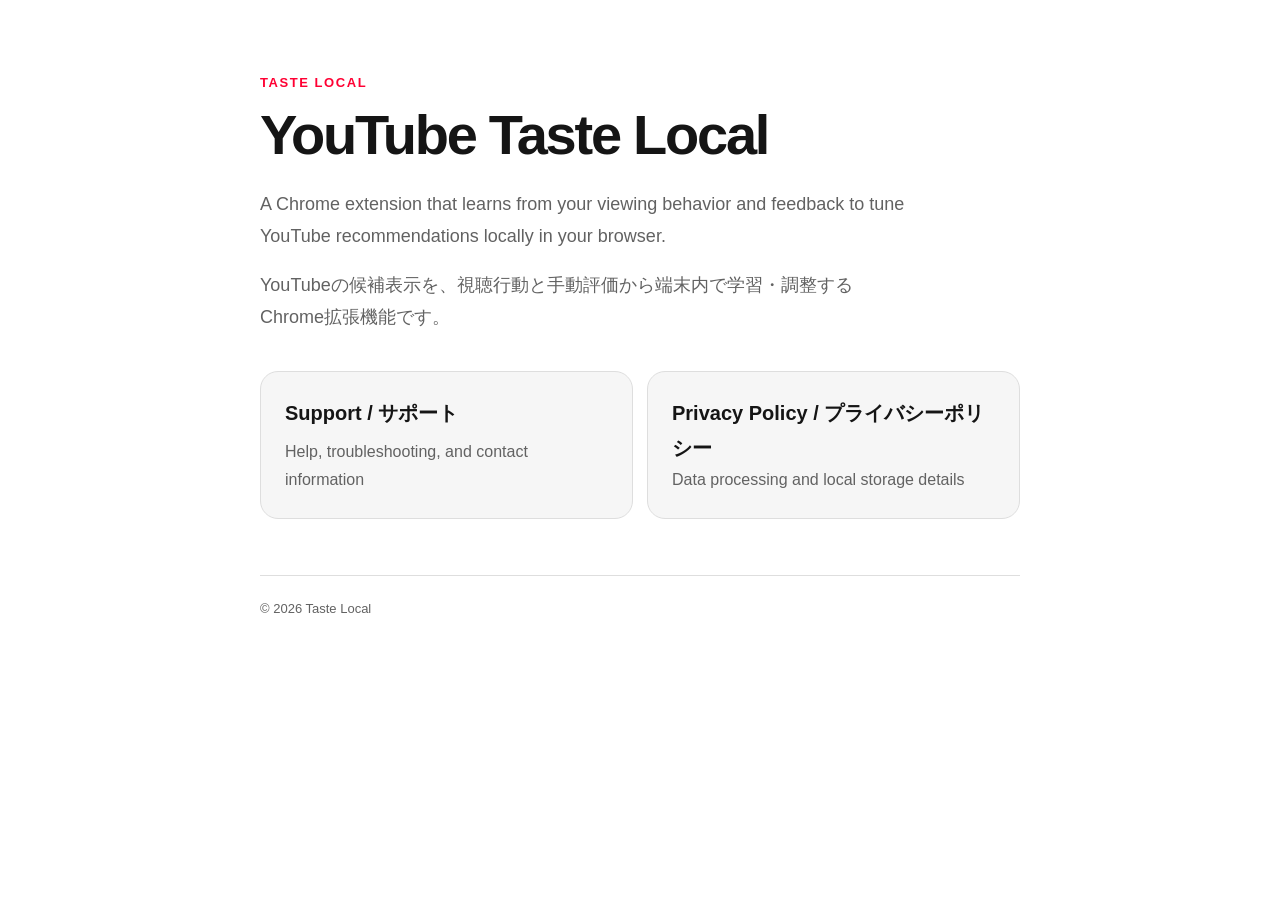
<file: index.html>
﻿<!doctype html>
<html lang="en">
<head>
  <meta charset="utf-8">
  <meta name="viewport" content="width=device-width, initial-scale=1">
  <title>YouTube Taste Local</title>
  <link rel="stylesheet" href="./style.css">
</head>
<body>
  <main class="container">
    <p class="eyebrow">Taste Local</p>
    <h1>YouTube Taste Local</h1>
    <p class="lead">A Chrome extension that learns from your viewing behavior and feedback to tune YouTube recommendations locally in your browser.</p>
    <p class="lead ja">YouTubeの候補表示を、視聴行動と手動評価から端末内で学習・調整するChrome拡張機能です。</p>
    <nav class="cards" aria-label="Public information">
      <a class="card" href="./support.html">
        <strong>Support / サポート</strong>
        <span>Help, troubleshooting, and contact information</span>
      </a>
      <a class="card" href="./privacy.html">
        <strong>Privacy Policy / プライバシーポリシー</strong>
        <span>Data processing and local storage details</span>
      </a>
    </nav>
    <footer>© 2026 Taste Local</footer>
  </main>
</body>
</html>
</file>
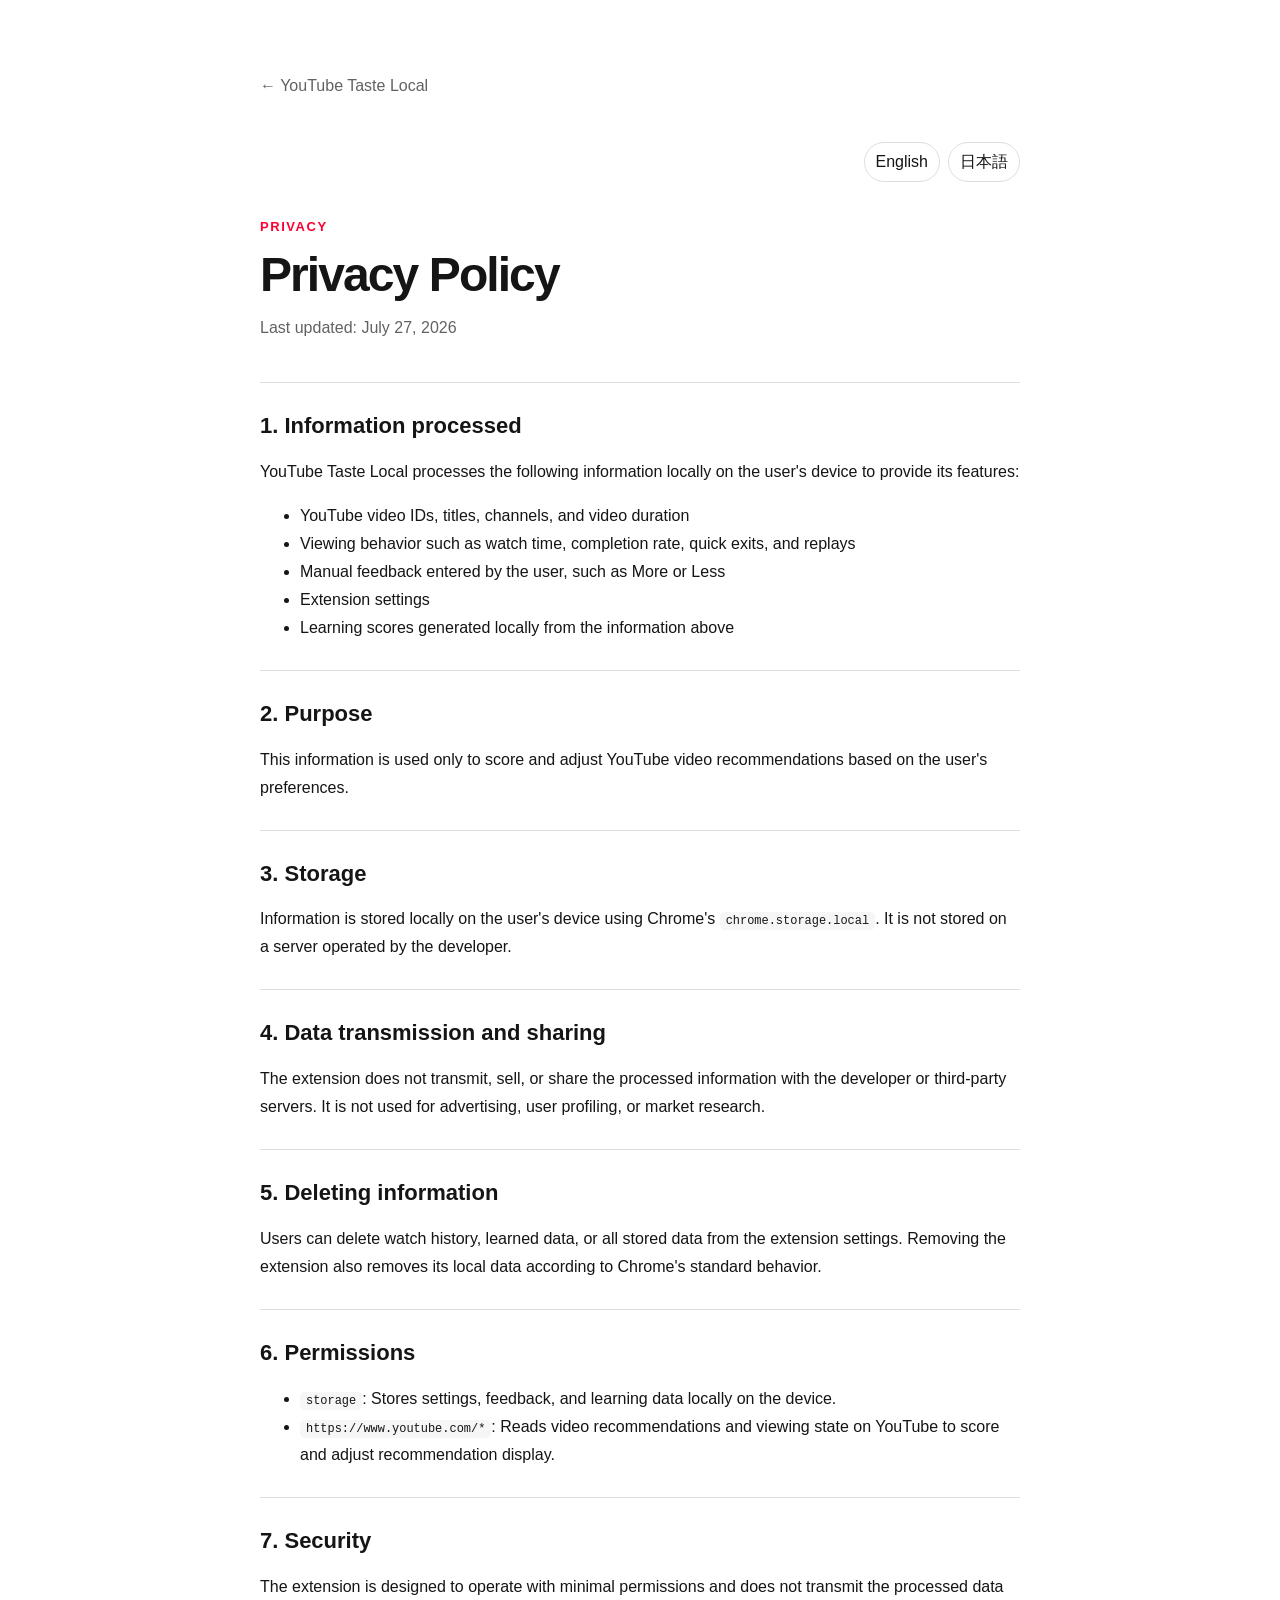
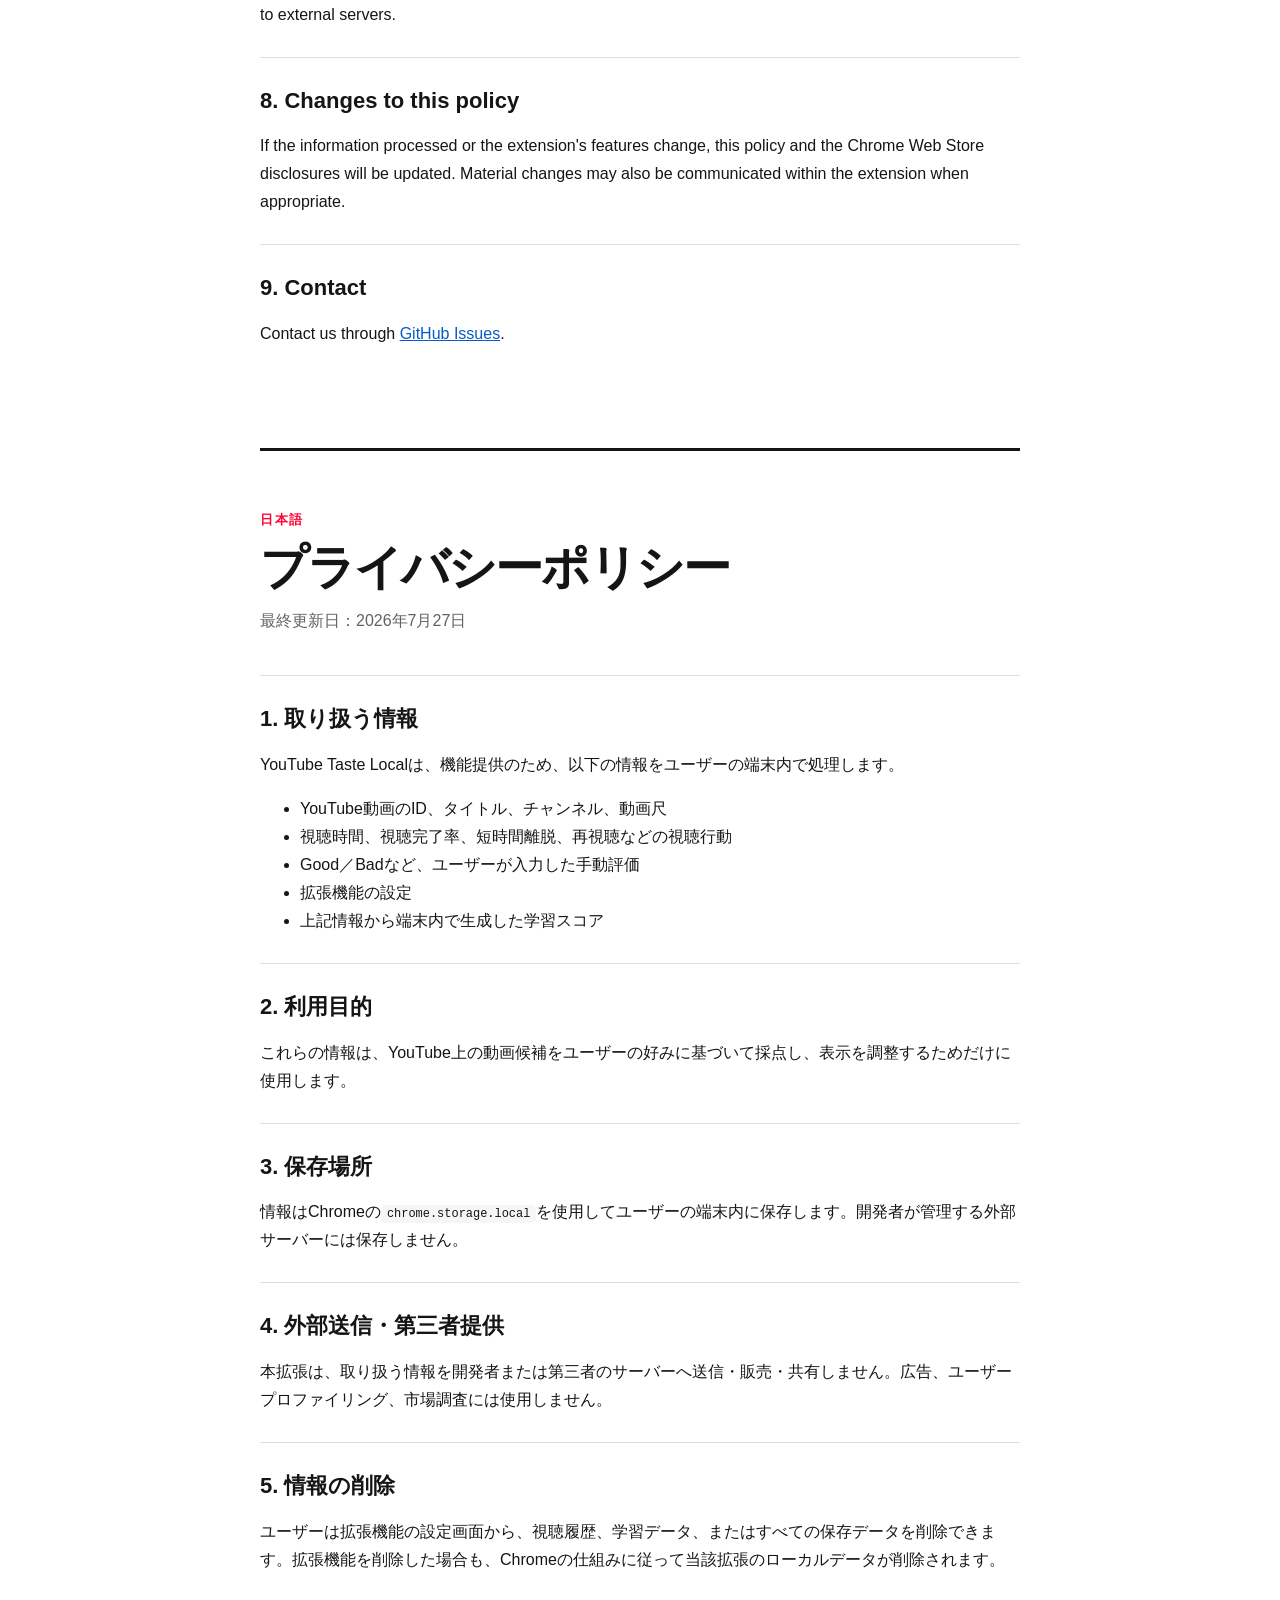
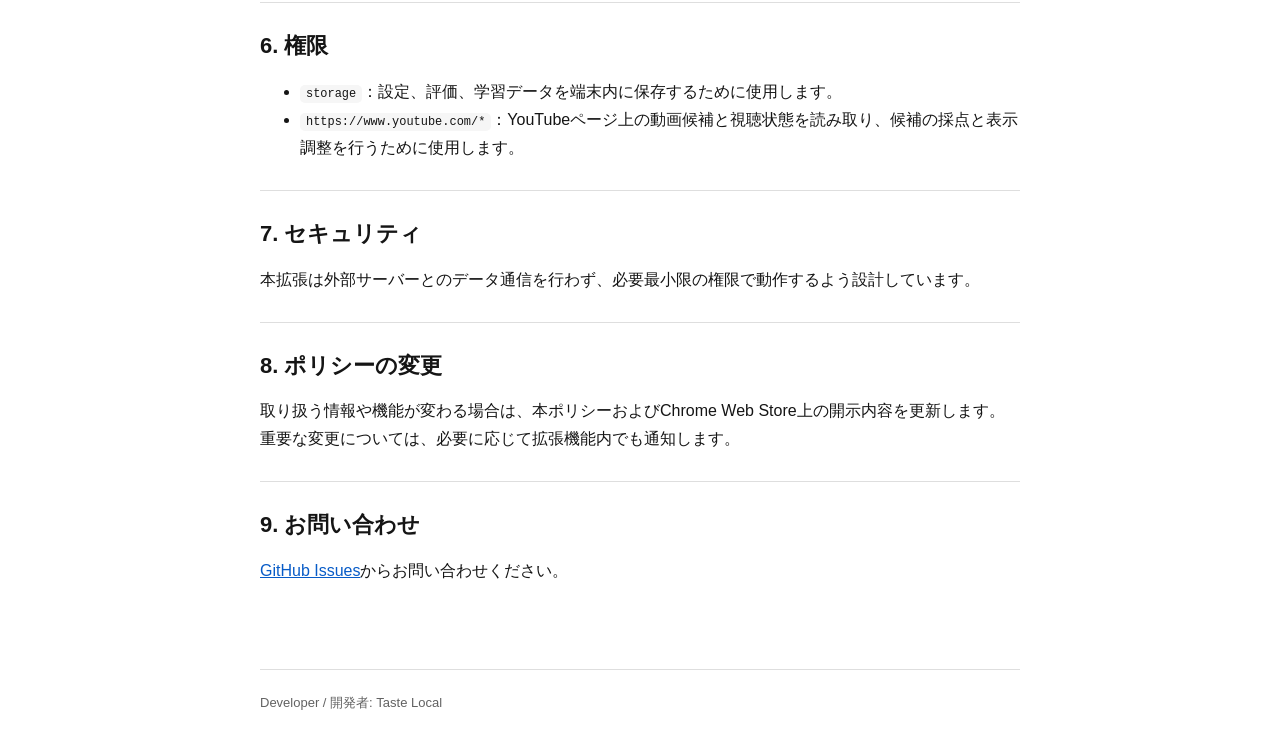
<file: privacy.html>
﻿<!doctype html>
<html lang="en">
<head>
  <meta charset="utf-8">
  <meta name="viewport" content="width=device-width, initial-scale=1">
  <title>Privacy Policy — YouTube Taste Local</title>
  <link rel="stylesheet" href="./style.css">
</head>
<body>
  <main class="container document">
    <a class="back" href="./">← YouTube Taste Local</a>
    <nav class="language-nav" aria-label="Language"><a href="#english">English</a><a href="#japanese">日本語</a></nav>
    <div id="english" lang="en">
      <p class="eyebrow">Privacy</p>
      <h1>Privacy Policy</h1>
      <p class="updated">Last updated: July 27, 2026</p>

      <section>
        <h2>1. Information processed</h2>
        <p>YouTube Taste Local processes the following information locally on the user's device to provide its features:</p>
        <ul>
          <li>YouTube video IDs, titles, channels, and video duration</li>
          <li>Viewing behavior such as watch time, completion rate, quick exits, and replays</li>
          <li>Manual feedback entered by the user, such as More or Less</li>
          <li>Extension settings</li>
          <li>Learning scores generated locally from the information above</li>
        </ul>
      </section>

      <section>
        <h2>2. Purpose</h2>
        <p>This information is used only to score and adjust YouTube video recommendations based on the user's preferences.</p>
      </section>

      <section>
        <h2>3. Storage</h2>
        <p>Information is stored locally on the user's device using Chrome's <code>chrome.storage.local</code>. It is not stored on a server operated by the developer.</p>
      </section>

      <section>
        <h2>4. Data transmission and sharing</h2>
        <p>The extension does not transmit, sell, or share the processed information with the developer or third-party servers. It is not used for advertising, user profiling, or market research.</p>
      </section>

      <section>
        <h2>5. Deleting information</h2>
        <p>Users can delete watch history, learned data, or all stored data from the extension settings. Removing the extension also removes its local data according to Chrome's standard behavior.</p>
      </section>

      <section>
        <h2>6. Permissions</h2>
        <ul>
          <li><code>storage</code>: Stores settings, feedback, and learning data locally on the device.</li>
          <li><code>https://www.youtube.com/*</code>: Reads video recommendations and viewing state on YouTube to score and adjust recommendation display.</li>
        </ul>
      </section>

      <section>
        <h2>7. Security</h2>
        <p>The extension is designed to operate with minimal permissions and does not transmit the processed data to external servers.</p>
      </section>

      <section>
        <h2>8. Changes to this policy</h2>
        <p>If the information processed or the extension's features change, this policy and the Chrome Web Store disclosures will be updated. Material changes may also be communicated within the extension when appropriate.</p>
      </section>

      <section>
        <h2>9. Contact</h2>
        <p>Contact us through <a href="https://github.com/josai41/youtube-taste-local/issues">GitHub Issues</a>.</p>
      </section>
    </div>

    <div id="japanese" class="language-section" lang="ja">
      <p class="eyebrow">日本語</p>
      <h1>プライバシーポリシー</h1>
      <p class="updated">最終更新日：2026年7月27日</p>

      <section>
        <h2>1. 取り扱う情報</h2>
        <p>YouTube Taste Localは、機能提供のため、以下の情報をユーザーの端末内で処理します。</p>
        <ul>
          <li>YouTube動画のID、タイトル、チャンネル、動画尺</li>
          <li>視聴時間、視聴完了率、短時間離脱、再視聴などの視聴行動</li>
          <li>Good／Badなど、ユーザーが入力した手動評価</li>
          <li>拡張機能の設定</li>
          <li>上記情報から端末内で生成した学習スコア</li>
        </ul>
      </section>

      <section>
        <h2>2. 利用目的</h2>
        <p>これらの情報は、YouTube上の動画候補をユーザーの好みに基づいて採点し、表示を調整するためだけに使用します。</p>
      </section>

      <section>
        <h2>3. 保存場所</h2>
        <p>情報はChromeの<code>chrome.storage.local</code>を使用してユーザーの端末内に保存します。開発者が管理する外部サーバーには保存しません。</p>
      </section>

      <section>
        <h2>4. 外部送信・第三者提供</h2>
        <p>本拡張は、取り扱う情報を開発者または第三者のサーバーへ送信・販売・共有しません。広告、ユーザープロファイリング、市場調査には使用しません。</p>
      </section>

      <section>
        <h2>5. 情報の削除</h2>
        <p>ユーザーは拡張機能の設定画面から、視聴履歴、学習データ、またはすべての保存データを削除できます。拡張機能を削除した場合も、Chromeの仕組みに従って当該拡張のローカルデータが削除されます。</p>
      </section>

      <section>
        <h2>6. 権限</h2>
        <ul>
          <li><code>storage</code>：設定、評価、学習データを端末内に保存するために使用します。</li>
          <li><code>https://www.youtube.com/*</code>：YouTubeページ上の動画候補と視聴状態を読み取り、候補の採点と表示調整を行うために使用します。</li>
        </ul>
      </section>

      <section>
        <h2>7. セキュリティ</h2>
        <p>本拡張は外部サーバーとのデータ通信を行わず、必要最小限の権限で動作するよう設計しています。</p>
      </section>

      <section>
        <h2>8. ポリシーの変更</h2>
        <p>取り扱う情報や機能が変わる場合は、本ポリシーおよびChrome Web Store上の開示内容を更新します。重要な変更については、必要に応じて拡張機能内でも通知します。</p>
      </section>

      <section>
        <h2>9. お問い合わせ</h2>
        <p><a href="https://github.com/josai41/youtube-taste-local/issues">GitHub Issues</a>からお問い合わせください。</p>
      </section>
    </div>

    <footer>Developer / 開発者: Taste Local</footer>
  </main>
</body>
</html>
</file>
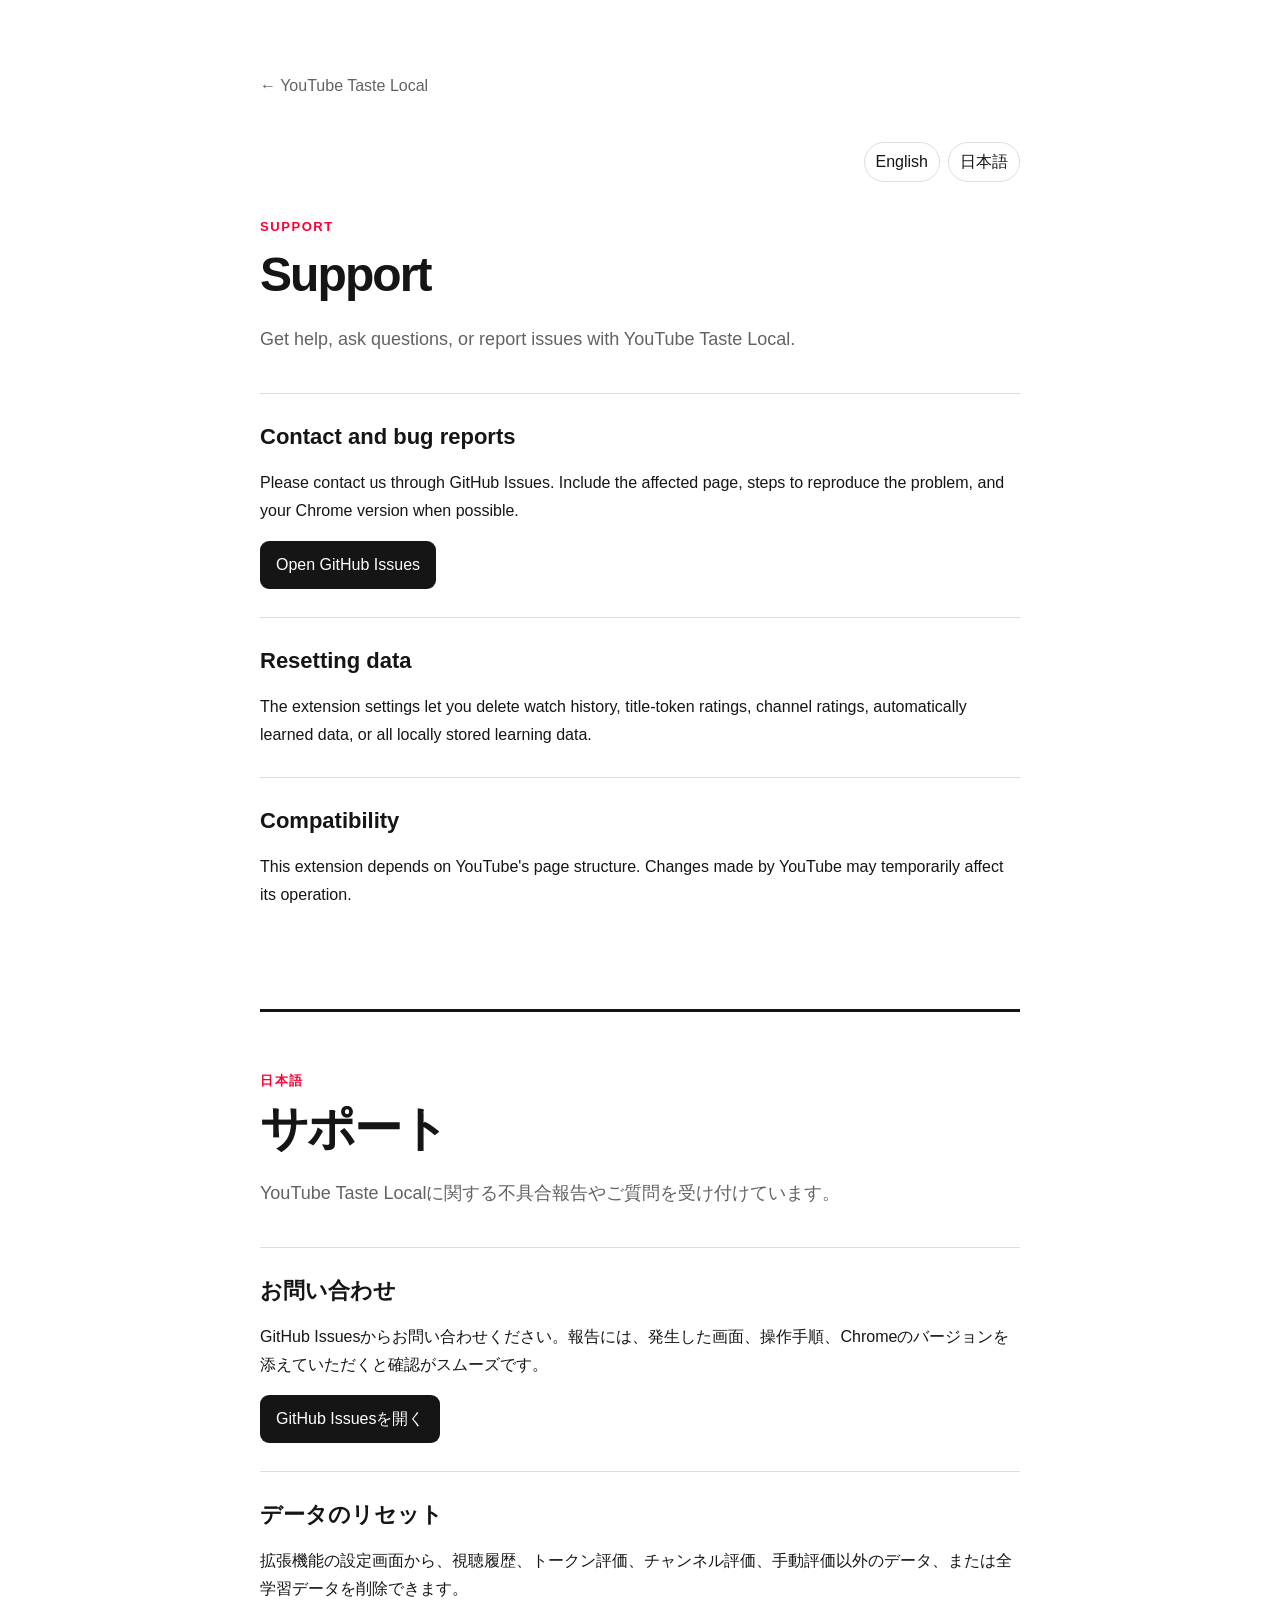
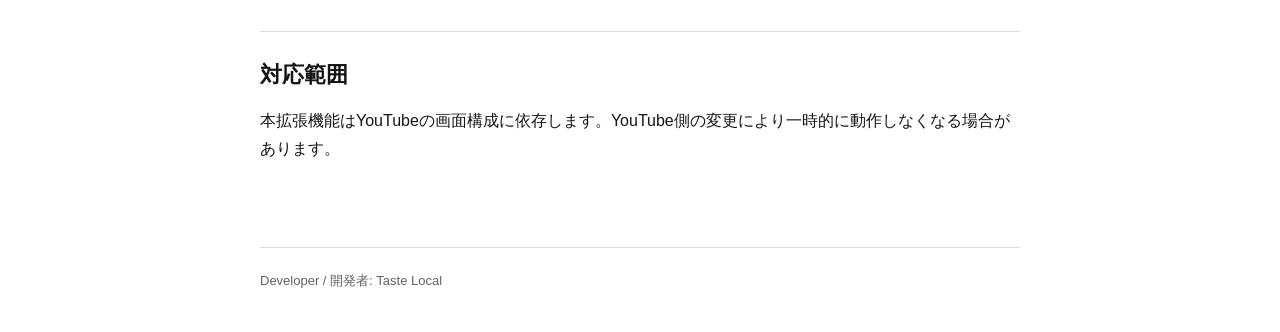
<file: support.html>
﻿<!doctype html>
<html lang="en">
<head>
  <meta charset="utf-8">
  <meta name="viewport" content="width=device-width, initial-scale=1">
  <title>Support — YouTube Taste Local</title>
  <link rel="stylesheet" href="./style.css">
</head>
<body>
  <main class="container document">
    <a class="back" href="./">← YouTube Taste Local</a>
    <nav class="language-nav" aria-label="Language"><a href="#english">English</a><a href="#japanese">日本語</a></nav>
    <div id="english" lang="en">
      <p class="eyebrow">Support</p>
      <h1>Support</h1>
      <p class="lead">Get help, ask questions, or report issues with YouTube Taste Local.</p>

      <section>
        <h2>Contact and bug reports</h2>
        <p>Please contact us through GitHub Issues. Include the affected page, steps to reproduce the problem, and your Chrome version when possible.</p>
        <p><a class="button" href="https://github.com/josai41/youtube-taste-local/issues">Open GitHub Issues</a></p>
      </section>

      <section>
        <h2>Resetting data</h2>
        <p>The extension settings let you delete watch history, title-token ratings, channel ratings, automatically learned data, or all locally stored learning data.</p>
      </section>

      <section>
        <h2>Compatibility</h2>
        <p>This extension depends on YouTube's page structure. Changes made by YouTube may temporarily affect its operation.</p>
      </section>
    </div>

    <div id="japanese" class="language-section" lang="ja">
      <p class="eyebrow">日本語</p>
      <h1>サポート</h1>
      <p class="lead">YouTube Taste Localに関する不具合報告やご質問を受け付けています。</p>

      <section>
        <h2>お問い合わせ</h2>
        <p>GitHub Issuesからお問い合わせください。報告には、発生した画面、操作手順、Chromeのバージョンを添えていただくと確認がスムーズです。</p>
        <p><a class="button" href="https://github.com/josai41/youtube-taste-local/issues">GitHub Issuesを開く</a></p>
      </section>

      <section>
        <h2>データのリセット</h2>
        <p>拡張機能の設定画面から、視聴履歴、トークン評価、チャンネル評価、手動評価以外のデータ、または全学習データを削除できます。</p>
      </section>

      <section>
        <h2>対応範囲</h2>
        <p>本拡張機能はYouTubeの画面構成に依存します。YouTube側の変更により一時的に動作しなくなる場合があります。</p>
      </section>
    </div>

    <footer>Developer / 開発者: Taste Local</footer>
  </main>
</body>
</html>
</file>
<file: style.css>
:root {
  color-scheme: light;
  --ink: #151515;
  --muted: #626262;
  --line: #dedede;
  --surface: #f6f6f6;
  --accent: #ff0033;
}

* { box-sizing: border-box; }

body {
  margin: 0;
  background: #fff;
  color: var(--ink);
  font-family: -apple-system, BlinkMacSystemFont, "Segoe UI", "Noto Sans JP", sans-serif;
  line-height: 1.75;
}

.container {
  width: min(760px, calc(100% - 40px));
  margin: 0 auto;
  padding: 72px 0 40px;
}

.eyebrow {
  margin: 0 0 8px;
  color: var(--accent);
  font-size: 13px;
  font-weight: 800;
  letter-spacing: .12em;
  text-transform: uppercase;
}

h1 {
  margin: 0;
  font-size: clamp(34px, 7vw, 56px);
  line-height: 1.15;
  letter-spacing: -.04em;
}

h2 {
  margin: 0 0 10px;
  font-size: 22px;
  line-height: 1.4;
}

.lead {
  max-width: 650px;
  margin: 22px 0 38px;
  color: var(--muted);
  font-size: 18px;
}

.cards {
  display: grid;
  grid-template-columns: repeat(2, minmax(0, 1fr));
  gap: 14px;
}

.card {
  display: flex;
  min-height: 130px;
  padding: 24px;
  flex-direction: column;
  justify-content: space-between;
  border: 1px solid var(--line);
  border-radius: 18px;
  background: var(--surface);
  color: inherit;
  text-decoration: none;
}

.card strong { font-size: 20px; }
.card span { color: var(--muted); }
.card:hover { border-color: #aaa; }

.back {
  display: inline-block;
  margin-bottom: 42px;
  color: var(--muted);
  text-decoration: none;
}

.document h1 { font-size: clamp(34px, 6vw, 48px); }
.updated { margin: 12px 0 40px; color: var(--muted); }

.ja { margin-top: -20px; }

.language-nav {
  display: flex;
  justify-content: flex-end;
  gap: 8px;
  margin: 0 0 34px;
}

.language-nav a {
  padding: 5px 11px;
  border: 1px solid var(--line);
  border-radius: 999px;
  color: var(--ink);
  text-decoration: none;
}

.language-section {
  margin-top: 72px;
  padding-top: 58px;
  border-top: 3px solid var(--ink);
}

section {
  padding: 28px 0;
  border-top: 1px solid var(--line);
}

section p:last-child,
section ul:last-child { margin-bottom: 0; }

code {
  padding: 2px 6px;
  border-radius: 5px;
  background: var(--surface);
  font-size: .92em;
}

a { color: #075bc7; }

.button {
  display: inline-block;
  padding: 10px 16px;
  border-radius: 9px;
  background: var(--ink);
  color: #fff;
  text-decoration: none;
}

footer {
  margin-top: 56px;
  padding-top: 22px;
  border-top: 1px solid var(--line);
  color: var(--muted);
  font-size: 13px;
}

@media (max-width: 600px) {
  .container { padding-top: 44px; }
  .cards { grid-template-columns: 1fr; }
}
</file>
